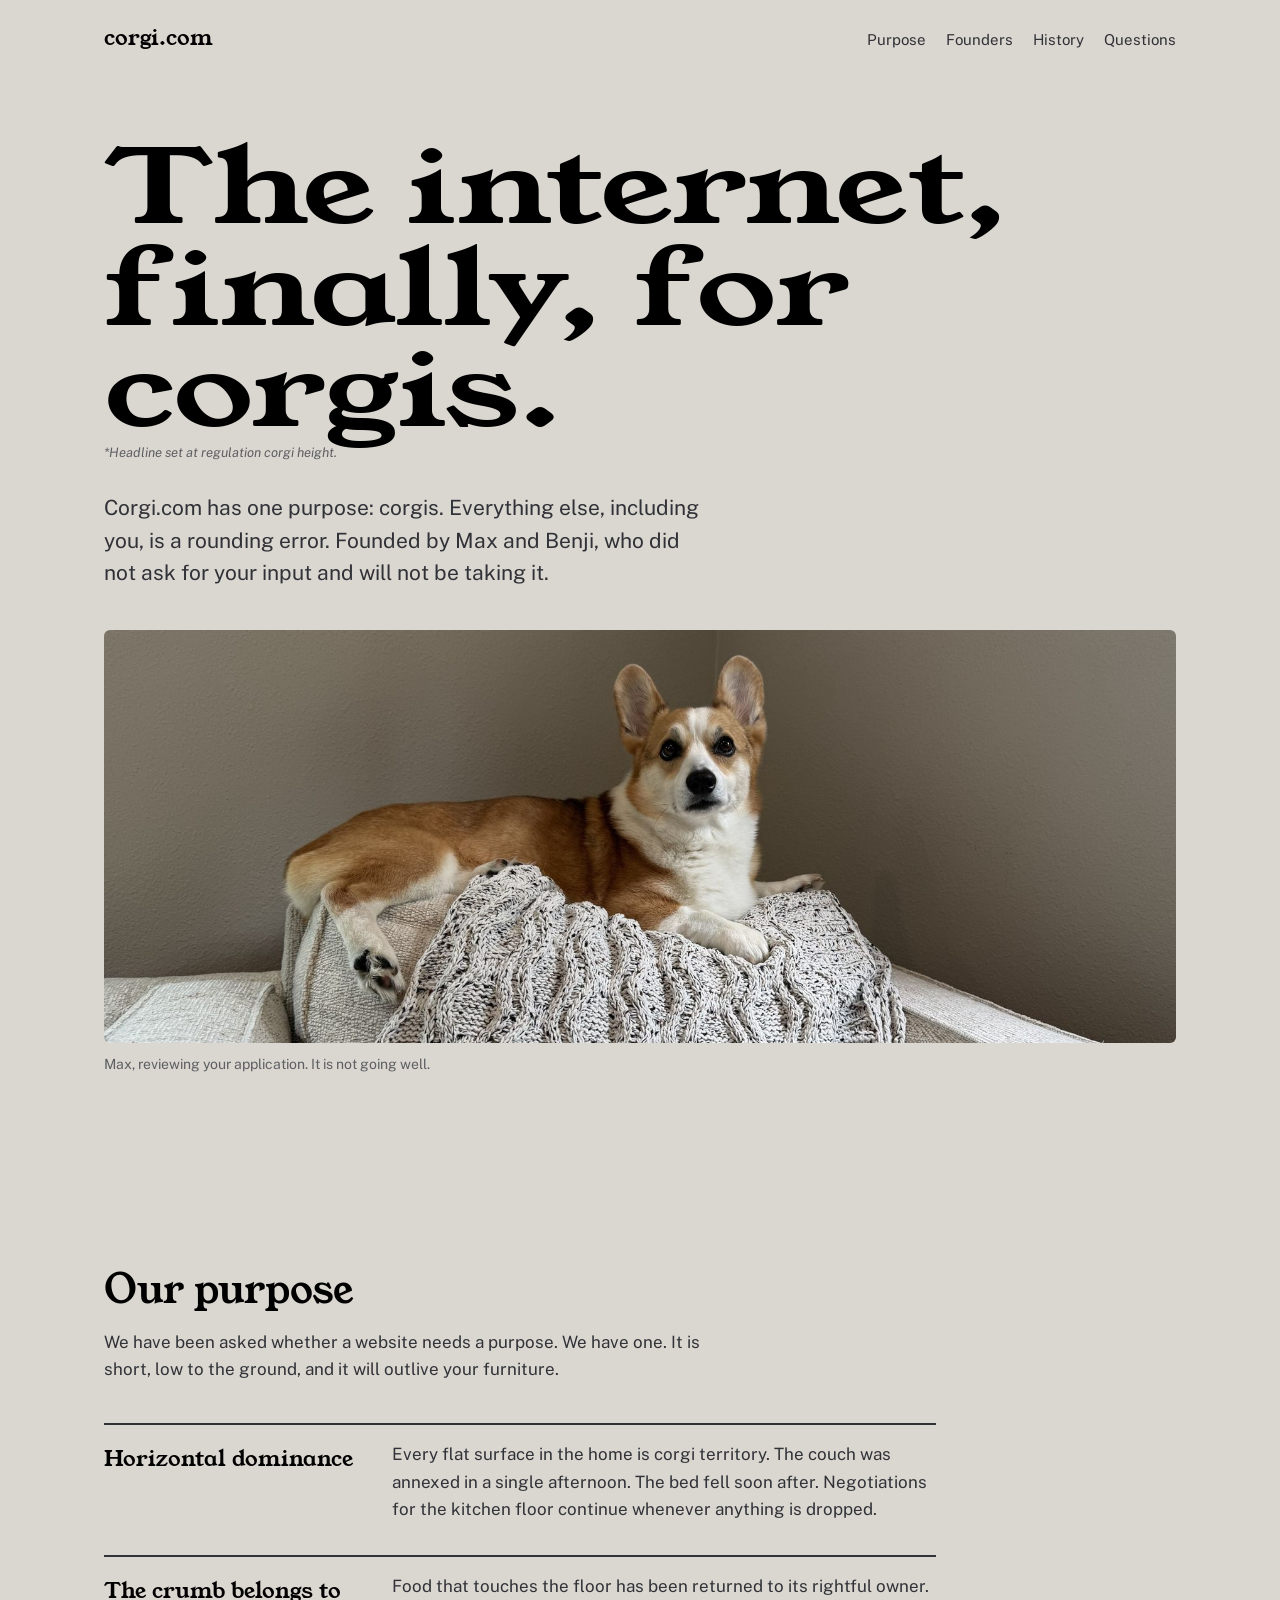
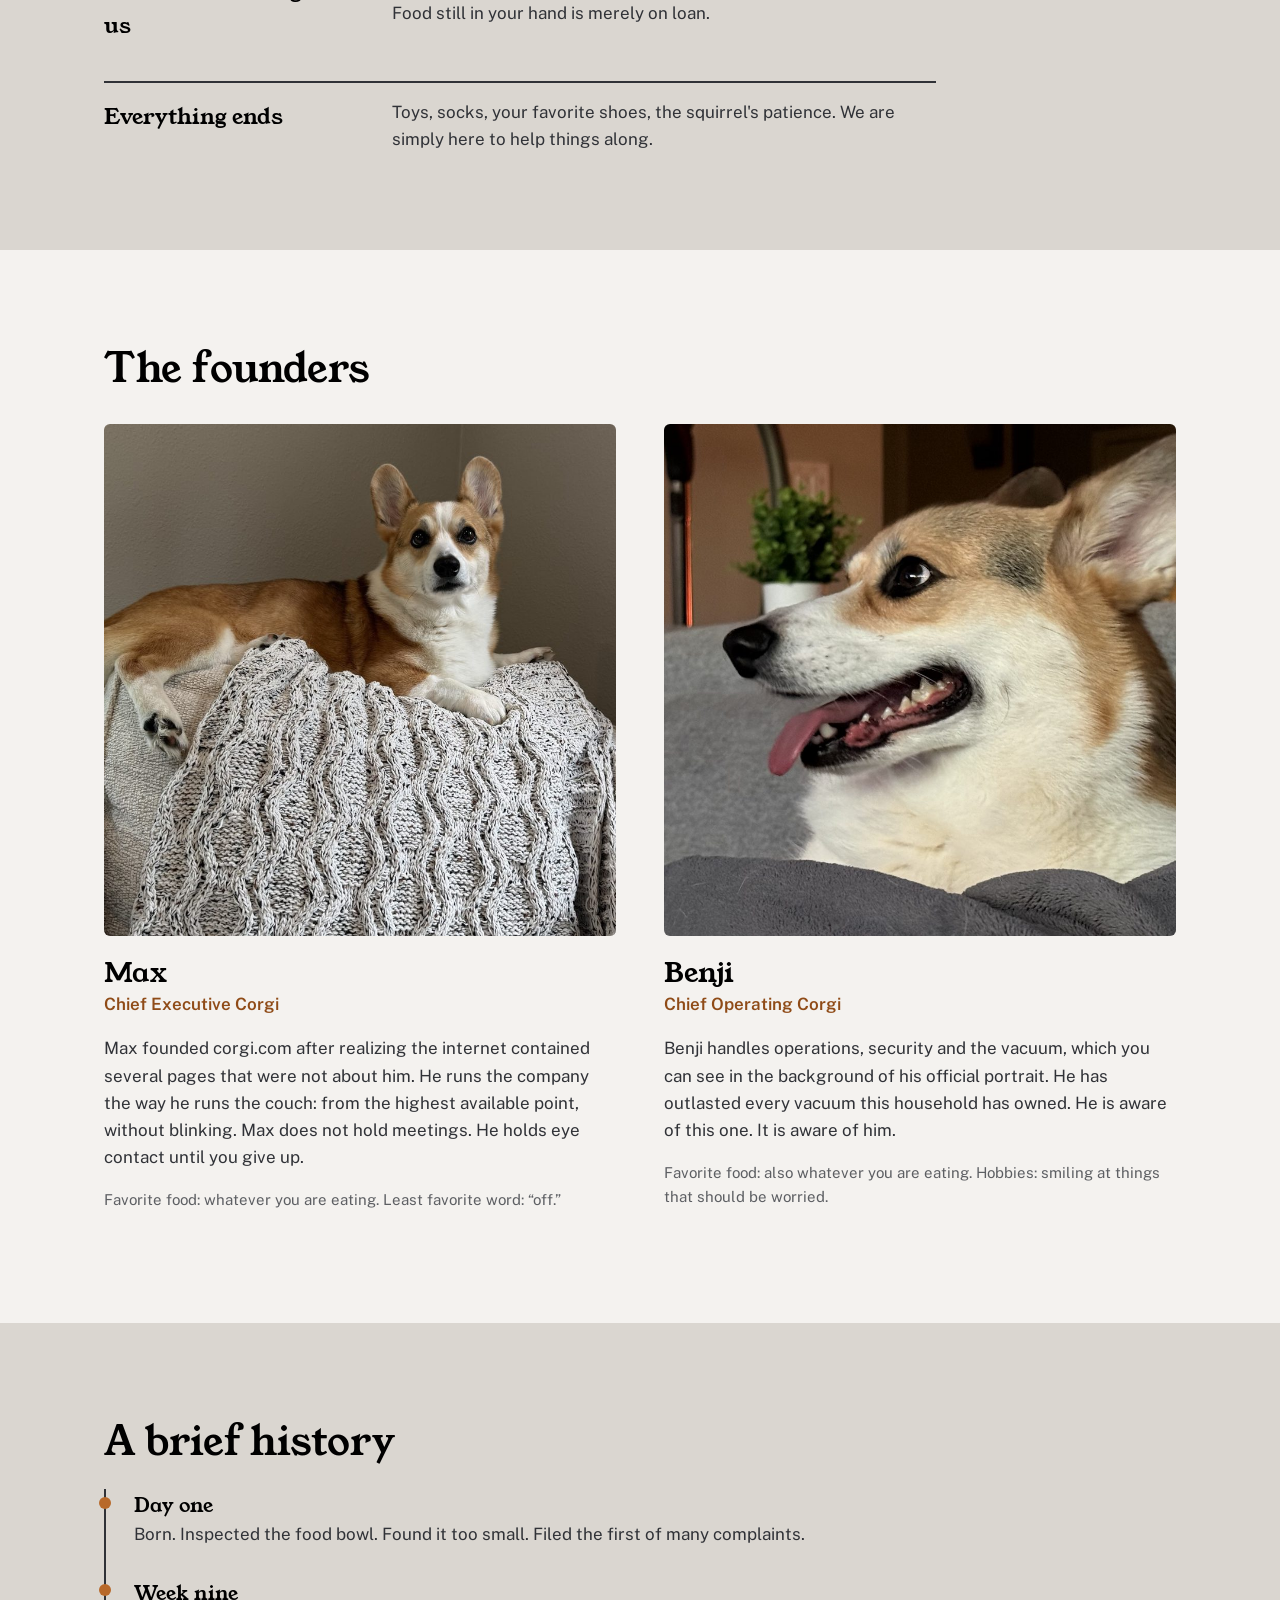
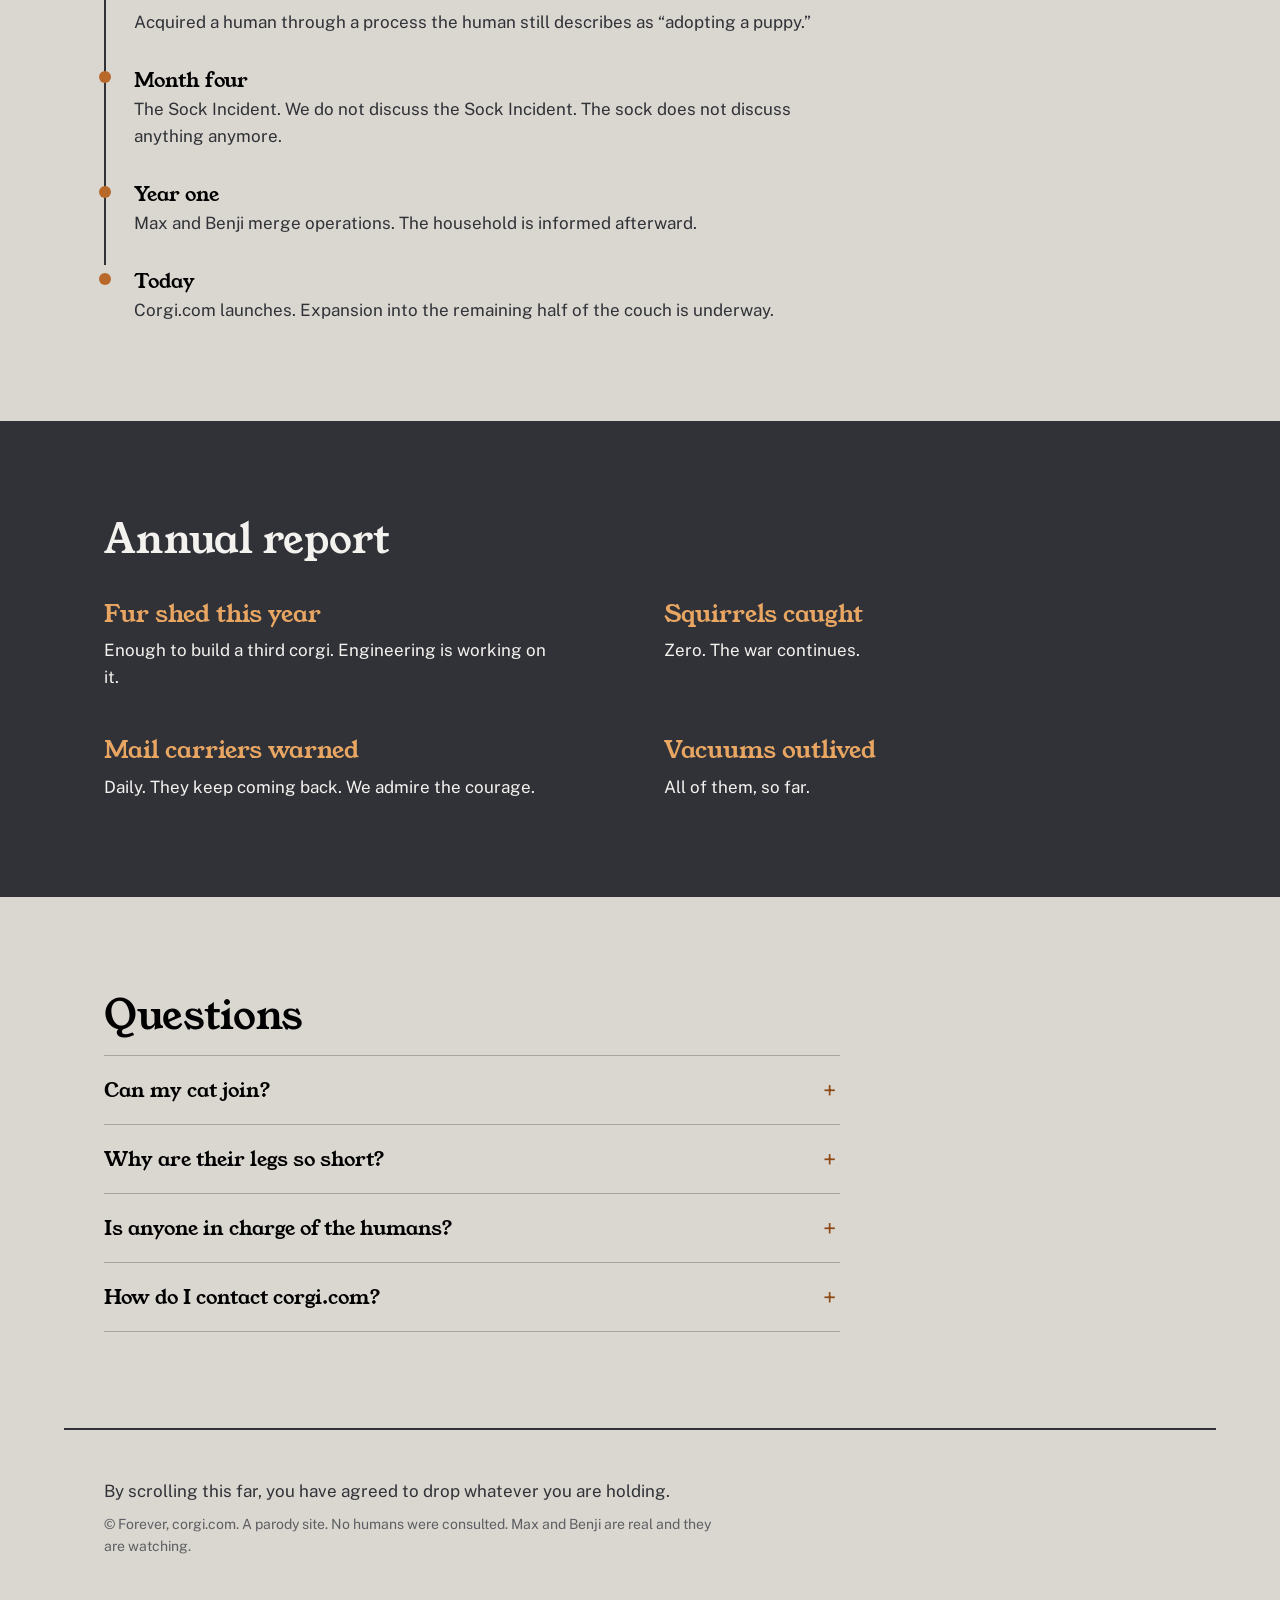
<file: index.html>
<!doctype html>
<html lang="en">
<head>
  <meta charset="utf-8">
  <meta name="viewport" content="width=device-width, initial-scale=1">
  <title>Corgi.com — For corgis. Only corgis.</title>
  <meta name="description" content="The official home of corgis, founded by Max and Benji. Humans are tolerated.">
  <link rel="icon" href="favicon.svg" type="image/svg+xml">
  <link rel="preconnect" href="https://fonts.googleapis.com">
  <link rel="preconnect" href="https://fonts.gstatic.com" crossorigin>
  <link href="https://fonts.googleapis.com/css2?family=Public+Sans:ital,wght@0,400;0,600;1,400&family=Young+Serif&display=swap" rel="stylesheet">
  <link rel="stylesheet" href="styles.css">
</head>
<body>
  <a class="skip" href="#main">Skip to content</a>

  <header class="site-header">
    <a class="wordmark" href="./">corgi.com</a>
    <nav aria-label="Main">
      <a href="#purpose">Purpose</a>
      <a href="#founders">Founders</a>
      <a href="#history">History</a>
      <a href="#questions">Questions</a>
    </nav>
  </header>

  <main id="main">
    <section class="hero">
      <h1 class="squat">The internet, finally, for corgis.</h1>
      <p class="hero-note">*Headline set at regulation corgi height.</p>
      <p class="lede">Corgi.com has one purpose: corgis. Everything else, including you, is a rounding error. Founded by Max and Benji, who did not ask for your input and will not be taking it.</p>
      <figure class="hero-photo">
        <img src="images/hero.jpg" width="1800" height="693" alt="Max, a red and white corgi, lying on the arm of a couch and staring directly at the camera.">
        <figcaption>Max, reviewing your application. It is not going well.</figcaption>
      </figure>
    </section>

    <section id="purpose" class="purpose">
      <h2>Our purpose</h2>
      <p class="section-lede">We have been asked whether a website needs a purpose. We have one. It is short, low to the ground, and it will outlive your furniture.</p>
      <dl class="tenets">
        <div>
          <dt>Horizontal dominance</dt>
          <dd>Every flat surface in the home is corgi territory. The couch was annexed in a single afternoon. The bed fell soon after. Negotiations for the kitchen floor continue whenever anything is dropped.</dd>
        </div>
        <div>
          <dt>The crumb belongs to us</dt>
          <dd>Food that touches the floor has been returned to its rightful owner. Food still in your hand is merely on loan.</dd>
        </div>
        <div>
          <dt>Everything ends</dt>
          <dd>Toys, socks, your favorite shoes, the squirrel's patience. We are simply here to help things along.</dd>
        </div>
      </dl>
    </section>

    <section id="founders" class="founders">
      <h2>The founders</h2>
      <div class="founder-grid">
        <article class="founder">
          <img src="images/max.jpg" width="1000" height="864" alt="Max lying on top of a couch cushion with a knit blanket, ears up, staring at the camera." loading="lazy">
          <h3>Max</h3>
          <p class="role">Chief Executive Corgi</p>
          <p>Max founded corgi.com after realizing the internet contained several pages that were not about him. He runs the company the way he runs the couch: from the highest available point, without blinking. Max does not hold meetings. He holds eye contact until you give up.</p>
          <p class="footnote">Favorite food: whatever you are eating. Least favorite word: “off.”</p>
        </article>
        <article class="founder">
          <img src="images/benji.jpg" width="1000" height="1000" alt="Benji in profile on a grey couch, mouth open and tongue out, with a vacuum cleaner in the background." loading="lazy">
          <h3>Benji</h3>
          <p class="role">Chief Operating Corgi</p>
          <p>Benji handles operations, security and the vacuum, which you can see in the background of his official portrait. He has outlasted every vacuum this household has owned. He is aware of this one. It is aware of him.</p>
          <p class="footnote">Favorite food: also whatever you are eating. Hobbies: smiling at things that should be worried.</p>
        </article>
      </div>
    </section>

    <section id="history" class="history">
      <h2>A brief history</h2>
      <ol class="timeline">
        <li><span class="when">Day one</span> Born. Inspected the food bowl. Found it too small. Filed the first of many complaints.</li>
        <li><span class="when">Week nine</span> Acquired a human through a process the human still describes as “adopting a puppy.”</li>
        <li><span class="when">Month four</span> The Sock Incident. We do not discuss the Sock Incident. The sock does not discuss anything anymore.</li>
        <li><span class="when">Year one</span> Max and Benji merge operations. The household is informed afterward.</li>
        <li><span class="when">Today</span> Corgi.com launches. Expansion into the remaining half of the couch is underway.</li>
      </ol>
    </section>

    <section class="report" aria-labelledby="report-title">
      <h2 id="report-title">Annual report</h2>
      <dl class="figures">
        <div><dt>Fur shed this year</dt><dd>Enough to build a third corgi. Engineering is working on it.</dd></div>
        <div><dt>Squirrels caught</dt><dd>Zero. The war continues.</dd></div>
        <div><dt>Mail carriers warned</dt><dd>Daily. They keep coming back. We admire the courage.</dd></div>
        <div><dt>Vacuums outlived</dt><dd>All of them, so far.</dd></div>
      </dl>
    </section>

    <section id="questions" class="questions">
      <h2>Questions</h2>
      <details>
        <summary>Can my cat join?</summary>
        <p>No.</p>
      </details>
      <details>
        <summary>Why are their legs so short?</summary>
        <p>Corgis were built close to the ground for herding cattle, which required ducking kicks. Today the same design is used to duck responsibility. Please do not mention the legs in front of the founders.</p>
      </details>
      <details>
        <summary>Is anyone in charge of the humans?</summary>
        <p>Yes. Everyone you know is managed by a dog, or will be eventually. The humans who seem free simply have not been told.</p>
      </details>
      <details>
        <summary>How do I contact corgi.com?</summary>
        <p>Open a bag of cheese anywhere in your home. Someone will be with you shortly.</p>
      </details>
    </section>
  </main>

  <footer class="site-footer">
    <p>By scrolling this far, you have agreed to drop whatever you are holding.</p>
    <p class="small">© Forever, corgi.com. A parody site. No humans were consulted. Max and Benji are real and they are watching.</p>
  </footer>
  <script src="script.js"></script>
</body>
</html>
</file>
<file: styles.css>
:root {
  --wall: #dad6d0;      /* the living room wall */
  --knit: #f4f2ef;      /* the knit blanket */
  --blanket: #303237;   /* the grey throw */
  --fur: #b8692a;       /* sable, large type only */
  --fur-ink: #8f4b17;   /* sable, readable at text size */
  --nose: #000;
  --muted: #5d5f63;

  --serif: "Young Serif", Georgia, serif;
  --sans: "Public Sans", system-ui, sans-serif;
  --measure: 38rem;
  --gutter: clamp(1rem, 4vw, 2.5rem);
}

*, *::before, *::after { box-sizing: border-box; }

html { scroll-behavior: smooth; }
@media (prefers-reduced-motion: reduce) { html { scroll-behavior: auto; } }

body {
  margin: 0;
  background: var(--wall);
  color: var(--blanket);
  font: 400 1.0625rem/1.6 var(--sans);
  -webkit-font-smoothing: antialiased;
}

img { display: block; max-width: 100%; height: auto; }

a { color: var(--fur-ink); text-underline-offset: 0.18em; }
a:hover { color: var(--nose); }
:focus-visible { outline: 3px solid var(--fur-ink); outline-offset: 3px; border-radius: 2px; }

.skip {
  position: absolute; left: -999px; top: 0;
  background: var(--blanket); color: var(--knit); padding: 0.5rem 1rem;
}
.skip:focus { left: 1rem; top: 1rem; z-index: 10; }

h1, h2, h3 { font-family: var(--serif); font-weight: 400; color: var(--nose); margin: 0; }
h2 { font-size: clamp(1.75rem, 4vw, 2.5rem); line-height: 1.15; margin-bottom: 1rem; }
h3 { font-size: 1.75rem; line-height: 1.2; }

/* ---------- Header ---------- */
.site-header {
  display: flex; flex-wrap: wrap; align-items: baseline; justify-content: space-between;
  gap: 0.5rem 1.5rem;
  max-width: 72rem; margin: 0 auto;
  padding: 1.25rem var(--gutter);
}
.wordmark {
  font-family: var(--serif); font-size: 1.375rem;
  color: var(--nose); text-decoration: none;
}
.site-header nav { display: flex; flex-wrap: wrap; gap: 0.25rem 1.25rem; }
.site-header nav a { color: var(--blanket); text-decoration: none; font-size: 0.9375rem; }
.site-header nav a:hover { text-decoration: underline; }

/* ---------- Layout ---------- */
main > section {
  max-width: 72rem; margin: 0 auto;
  padding: clamp(3rem, 8vw, 6rem) var(--gutter);
}

/* ---------- Hero ---------- */
.hero { padding-top: clamp(2rem, 6vw, 4rem); }

/* The one bold move: a headline that is wide and short, like the founders. */
.squat {
  font-size: clamp(3rem, 11vw, 9rem);
  line-height: 1;
  letter-spacing: -0.01em;
  max-width: 11ch;
  transform: scaleY(0.72);
  transform-origin: left top;
  /* script.js reclaims the empty space the squash leaves below */
}
.hero-note {
  margin: 0 0 1.75rem;
  font-size: 0.8125rem; font-style: italic; color: var(--muted);
}
.lede {
  max-width: var(--measure);
  font-size: clamp(1.125rem, 2vw, 1.3125rem);
  line-height: 1.55;
  margin: 0 0 2.5rem;
}
.hero-photo { margin: 0; }
.hero-photo img { width: 100%; aspect-ratio: 1800 / 693; object-fit: cover; border-radius: 6px; }
figcaption { margin-top: 0.625rem; font-size: 0.875rem; color: var(--muted); }

/* ---------- Purpose ---------- */
.section-lede { max-width: var(--measure); margin: 0 0 2.5rem; }
.tenets { margin: 0; display: grid; gap: 2rem; max-width: 52rem; }
.tenets div { border-top: 2px solid var(--blanket); padding-top: 1rem; }
.tenets dt { font-family: var(--serif); font-size: 1.375rem; color: var(--nose); margin-bottom: 0.375rem; }
.tenets dd { margin: 0; max-width: var(--measure); }

@media (min-width: 52rem) {
  .tenets div { display: grid; grid-template-columns: 16rem 1fr; gap: 2rem; }
}

/* ---------- Founders ---------- */
.founders, .report {
  max-width: none;
  padding-left: max(var(--gutter), calc((100% - 72rem) / 2 + var(--gutter)));
  padding-right: max(var(--gutter), calc((100% - 72rem) / 2 + var(--gutter)));
}
.founders { background: var(--knit); }
.founder-grid { display: grid; gap: 3.5rem; margin-top: 2rem; }
@media (min-width: 48rem) { .founder-grid { grid-template-columns: 1fr 1fr; gap: 3rem; } }

.founder img {
  width: 100%; aspect-ratio: 1 / 1; object-fit: cover;
  border-radius: 6px; margin-bottom: 1.25rem;
}
.founder:first-child img { object-position: 70% 30%; }
.role { margin: 0.125rem 0 1rem; color: var(--fur-ink); font-weight: 600; }
.founder p { max-width: var(--measure); }
.footnote { font-size: 0.9375rem; color: var(--muted); }

/* ---------- History ---------- */
.timeline { list-style: none; margin: 1.5rem 0 0; padding: 0; max-width: 46rem; }
.timeline li {
  position: relative;
  padding: 0 0 1.75rem 1.75rem;
  border-left: 2px solid var(--blanket);
}
.timeline li:last-child { padding-bottom: 0; border-left-color: transparent; }
.timeline li::before {
  content: ""; position: absolute; left: -7px; top: 0.45em;
  width: 12px; height: 12px; border-radius: 50%;
  background: var(--fur);
}
.when { display: block; font-family: var(--serif); font-size: 1.25rem; color: var(--nose); }

/* ---------- Annual report (the dark blanket) ---------- */
.report { background: var(--blanket); color: var(--knit); }
.report h2 { color: var(--knit); }
.figures {
  margin: 2rem 0 0;
  display: grid; gap: 2rem;
}
@media (min-width: 48rem) { .figures { grid-template-columns: 1fr 1fr; gap: 2.5rem 3rem; } }
.figures dt { font-family: var(--serif); font-size: 1.5rem; color: #e9a663; margin-bottom: 0.25rem; }
.figures dd { margin: 0; max-width: 28rem; }

/* ---------- Questions ---------- */
.questions details { max-width: 46rem; border-bottom: 1px solid #a9a49d; }
.questions details:first-of-type { border-top: 1px solid #a9a49d; }
.questions summary {
  cursor: pointer; list-style: none;
  padding: 1.125rem 2rem 1.125rem 0; position: relative;
  font-family: var(--serif); font-size: 1.25rem; color: var(--nose);
}
.questions summary::-webkit-details-marker { display: none; }
.questions summary::after {
  content: "+"; position: absolute; right: 0.25rem; top: 50%;
  transform: translateY(-50%); font-family: var(--sans); font-size: 1.5rem; color: var(--fur-ink);
}
.questions details[open] summary::after { content: "−"; }
.questions details p { margin: 0 0 1.25rem; max-width: var(--measure); }

/* ---------- Footer ---------- */
.site-footer {
  max-width: 72rem; margin: 0 auto;
  padding: 3rem var(--gutter) 4rem;
  border-top: 2px solid var(--blanket);
}
.site-footer p { margin: 0 0 0.5rem; max-width: var(--measure); }
.site-footer .small { font-size: 0.875rem; color: var(--muted); }

/* ---------- 404 ---------- */
.lost { min-height: 70vh; display: flex; flex-direction: column; justify-content: center; }
.lost p { max-width: var(--measure); font-size: 1.1875rem; }

@media (max-width: 40rem) {
  .hero-photo img { aspect-ratio: 4 / 3; object-position: 52% 50%; }
}
</file>
